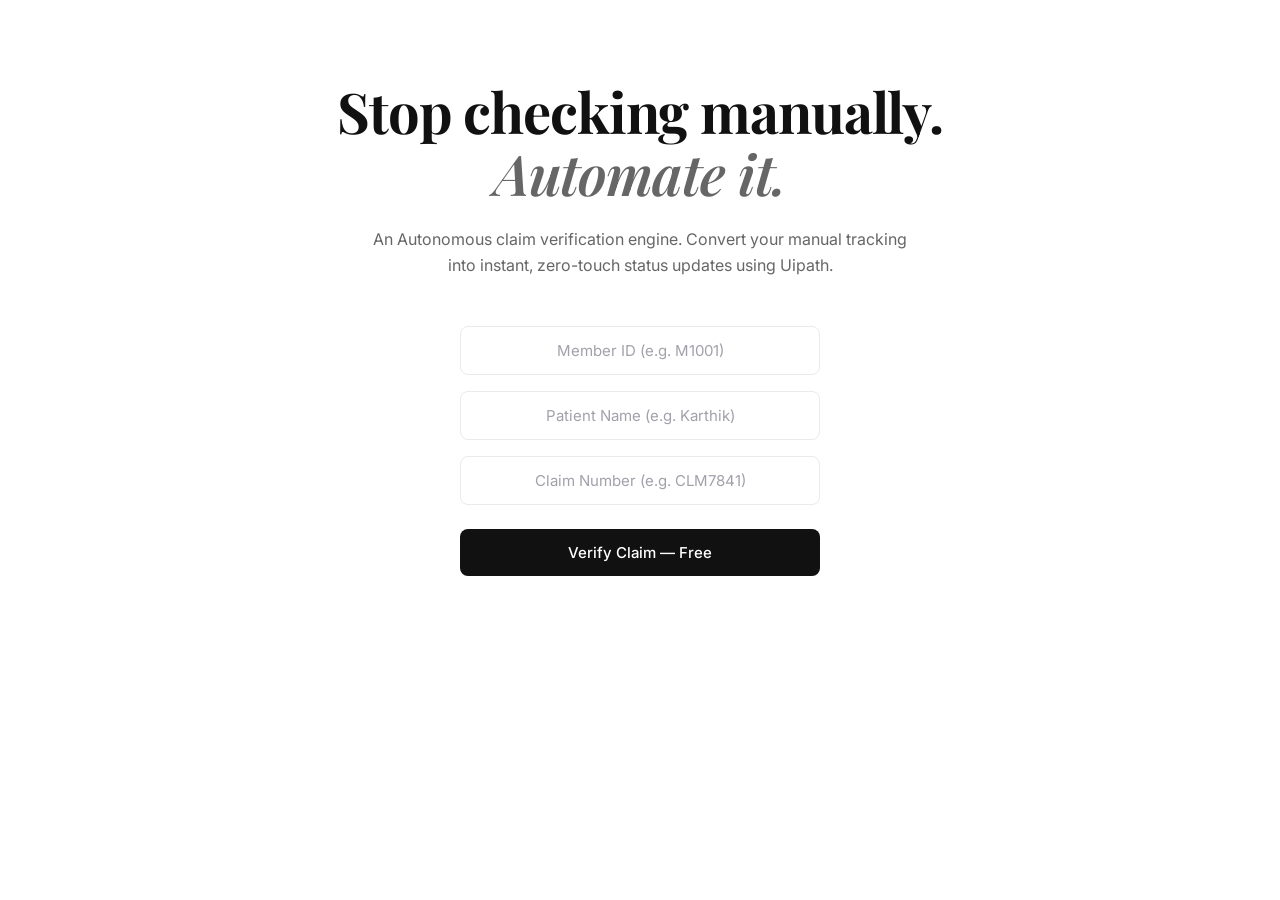
<file: index.html>
<!DOCTYPE html>
<html lang="en">
<head>
    <meta charset="UTF-8">
    <!-- This line automatically redirects the browser to the website folder -->
    <meta http-equiv="refresh" content="0; url=./website/index.html" />
    <title>Redirecting to Claim Status Portal...</title>
</head>
<body style="background-color: #0d1117; color: white; font-family: sans-serif; text-align: center; padding-top: 20%;">
    <p>Redirecting to the AutoClaim Portal...</p>
    <p>If you are not redirected automatically, <a href="./website/index.html" style="color: #58a6ff;">click here</a>.</p>
</body>
</html>
</file>
<file: website/style.css>
:root {
    --bg-color: #ffffff;
    --text-main: #111111;
    --text-muted: #666666;
    --border-color: #eaeaea;
    --status-approved: #10b981;
    --status-pending: #f59e0b;
    --status-rejected: #ef4444;
}

* {
    box-sizing: border-box;
    margin: 0;
    padding: 0;
}

body {
    font-family: 'Inter', -apple-system, sans-serif;
    background-color: var(--bg-color);
    color: var(--text-main);
    display: flex;
    justify-content: center;
    align-items: flex-start;
    min-height: 100vh;
    padding: 80px 20px;
    text-align: center;
}

.container {
    max-width: 640px;
    width: 100%;
}

.badge {
    display: inline-flex;
    align-items: center;
    gap: 8px;
    padding: 6px 14px;
    font-size: 12px;
    color: var(--text-muted);
    border: 1px solid var(--border-color);
    border-radius: 100px;
    margin-bottom: 32px;
    background: #ffffff;
}

.dot {
    width: 6px;
    height: 6px;
    background-color: #10b981;
    border-radius: 50%;
}

h1 {
    font-family: 'Playfair Display', serif;
    font-size: 56px;
    font-weight: 700;
    line-height: 1.1;
    letter-spacing: -0.02em;
    margin-bottom: 24px;
    color: #111111;
}

h1 span {
    font-style: italic;
    color: #666666;
    font-weight: 600;
}

.subtitle {
    font-size: 16px;
    color: var(--text-muted);
    line-height: 1.6;
    margin-bottom: 48px;
}

.form-container {
    max-width: 360px;
    margin: 0 auto;
}

.input-row {
    margin-bottom: 16px;
}

input {
    width: 100%;
    padding: 14px 16px;
    font-size: 15px;
    font-family: inherit;
    border: 1px solid var(--border-color);
    border-radius: 8px;
    outline: none;
    transition: border-color 0.2s;
    text-align: center;
}

input:focus {
    border-color: #000;
}

input::placeholder {
    color: #a1a1aa;
}

button[type="submit"] {
    width: 100%;
    padding: 14px 24px;
    font-size: 15px;
    font-weight: 500;
    color: #ffffff;
    background: #111111;
    border: none;
    border-radius: 8px;
    cursor: pointer;
    font-family: inherit;
    margin-top: 8px;
    transition: background 0.2s;
}

button[type="submit"]:hover {
    background: #000000;
}

button[type="submit"]:disabled {
    opacity: 0.7;
    cursor: not-allowed;
}

.tiny-text {
    font-size: 11px;
    color: #a1a1aa;
    margin-top: 16px;
}

.result-container {
    margin-top: 48px;
    padding-top: 48px;
    border-top: 1px solid var(--border-color);
    animation: fadeIn 0.4s ease;
}

.result-container.hidden {
    display: none;
}

.status-indicator {
    margin-bottom: 16px;
}

.status-value {
    font-family: 'Playfair Display', serif;
    font-size: 32px;
    font-style: italic;
    font-weight: 600;
}

.status-value.approved { color: var(--status-approved); }
.status-value.pending { color: var(--status-pending); }
.status-value.rejected { color: var(--status-rejected); }

.status-message {
    font-size: 15px;
    color: var(--text-muted);
    margin-bottom: 24px;
}

.reset-link {
    background: none;
    border: none;
    color: #111111;
    font-family: 'Inter', sans-serif;
    font-size: 14px;
    font-weight: 500;
    cursor: pointer;
    border-bottom: 1px solid #111111;
    padding-bottom: 2px;
}

@keyframes fadeIn {
    from { opacity: 0; transform: translateY(-10px); }
    to { opacity: 1; transform: translateY(0); }
}
</file>
